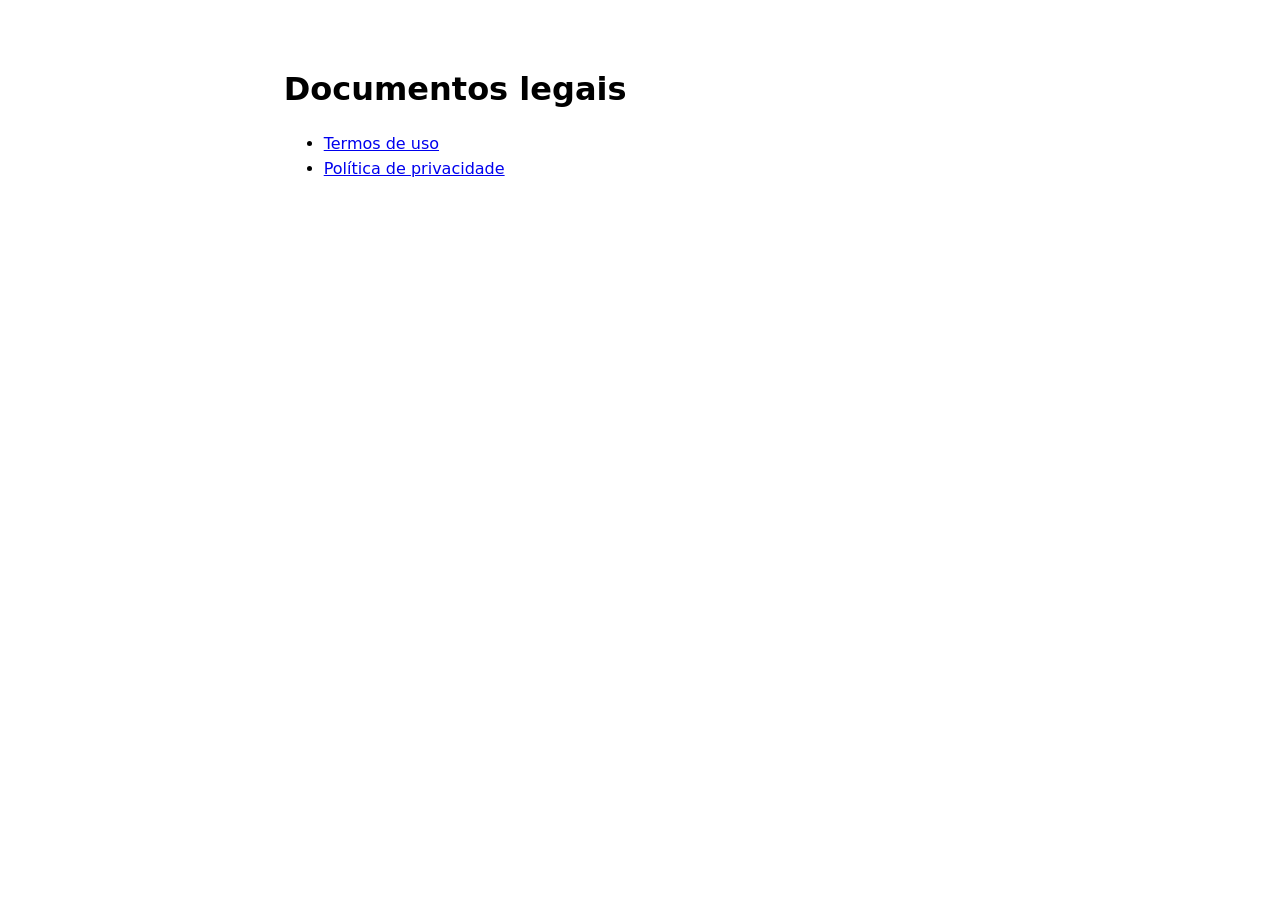
<file: index.html>
<!doctype html>
<html lang="pt-BR">
<head>
  <meta charset="utf-8">
  <meta name="viewport" content="width=device-width, initial-scale=1">
  <title>Documentos legais</title>
  <link rel="stylesheet" href="estilo.css">
</head>
<body>
  <main>
    <h1>Documentos legais</h1>
    <ul>
      <li><a href="termos/">Termos de uso</a></li>
      <li><a href="privacidade/">Política de privacidade</a></li>
    </ul>
  </main>
</body>
</html>
</file>
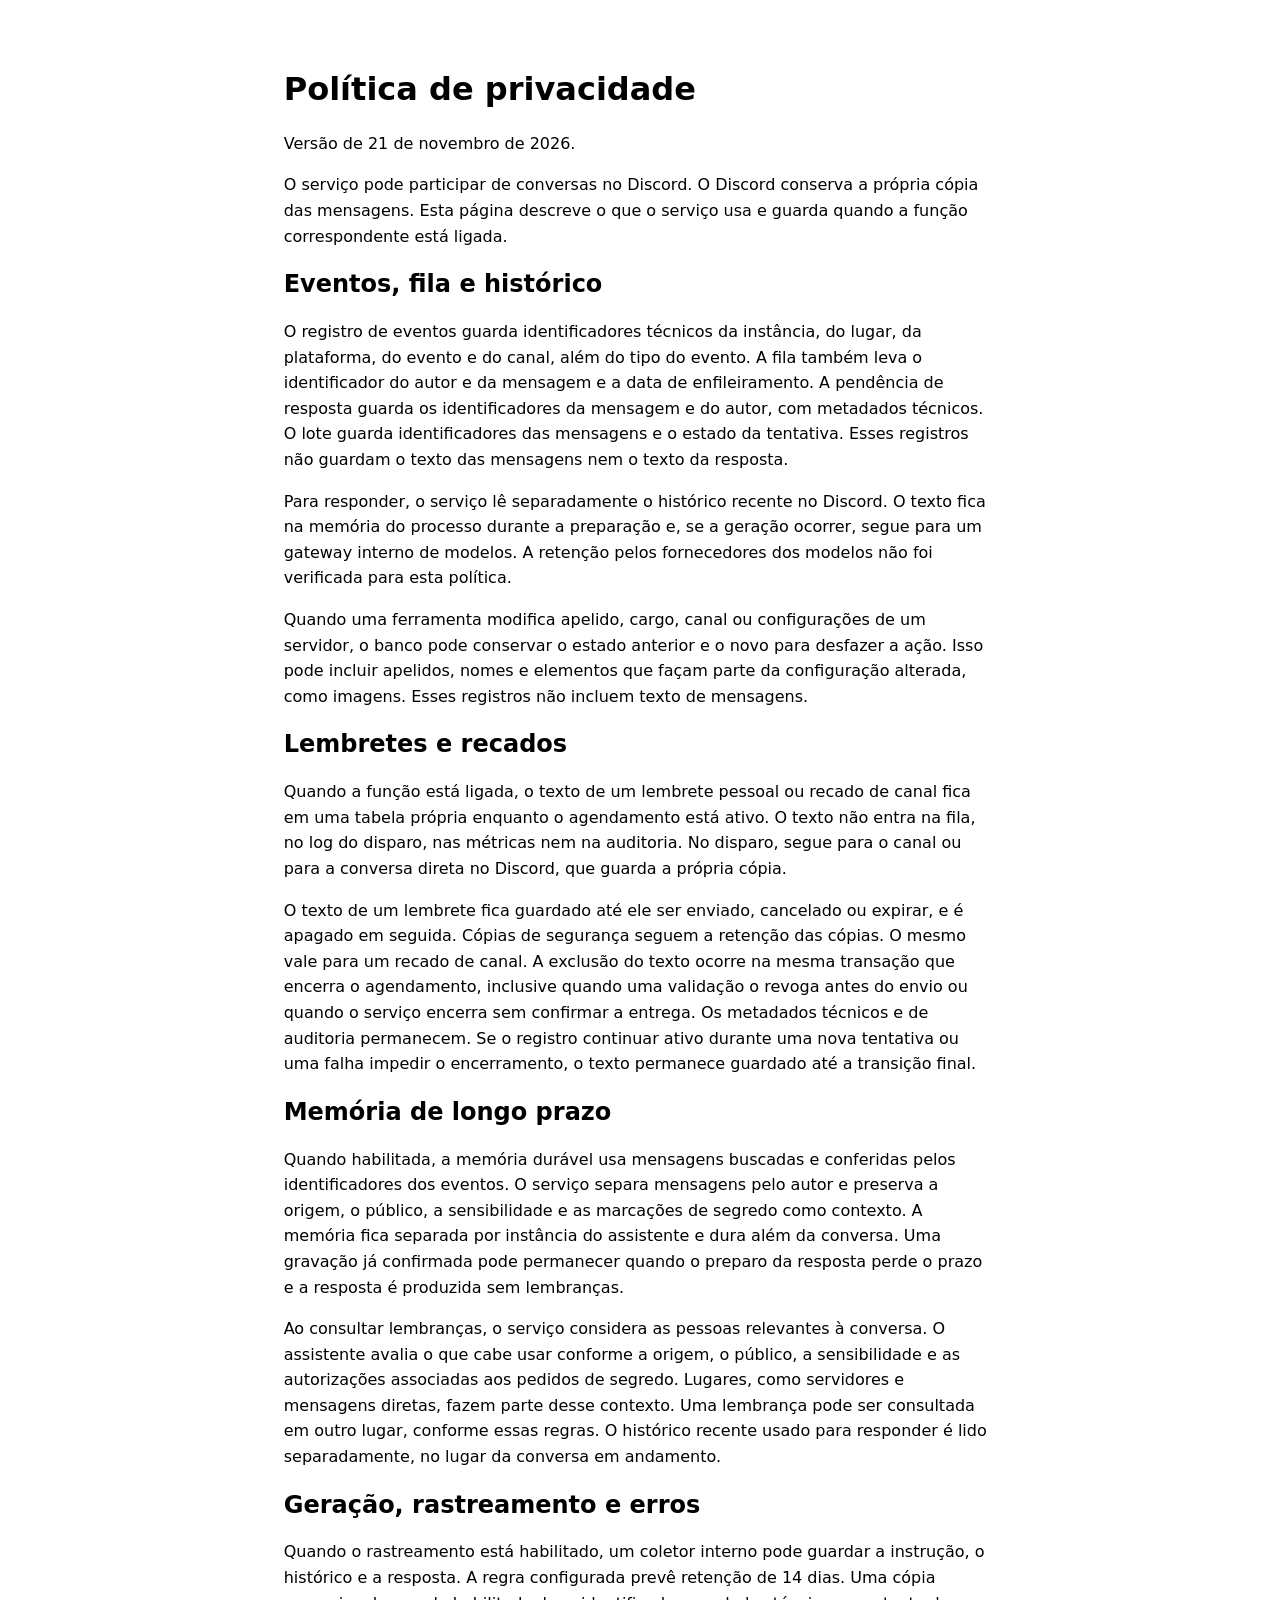
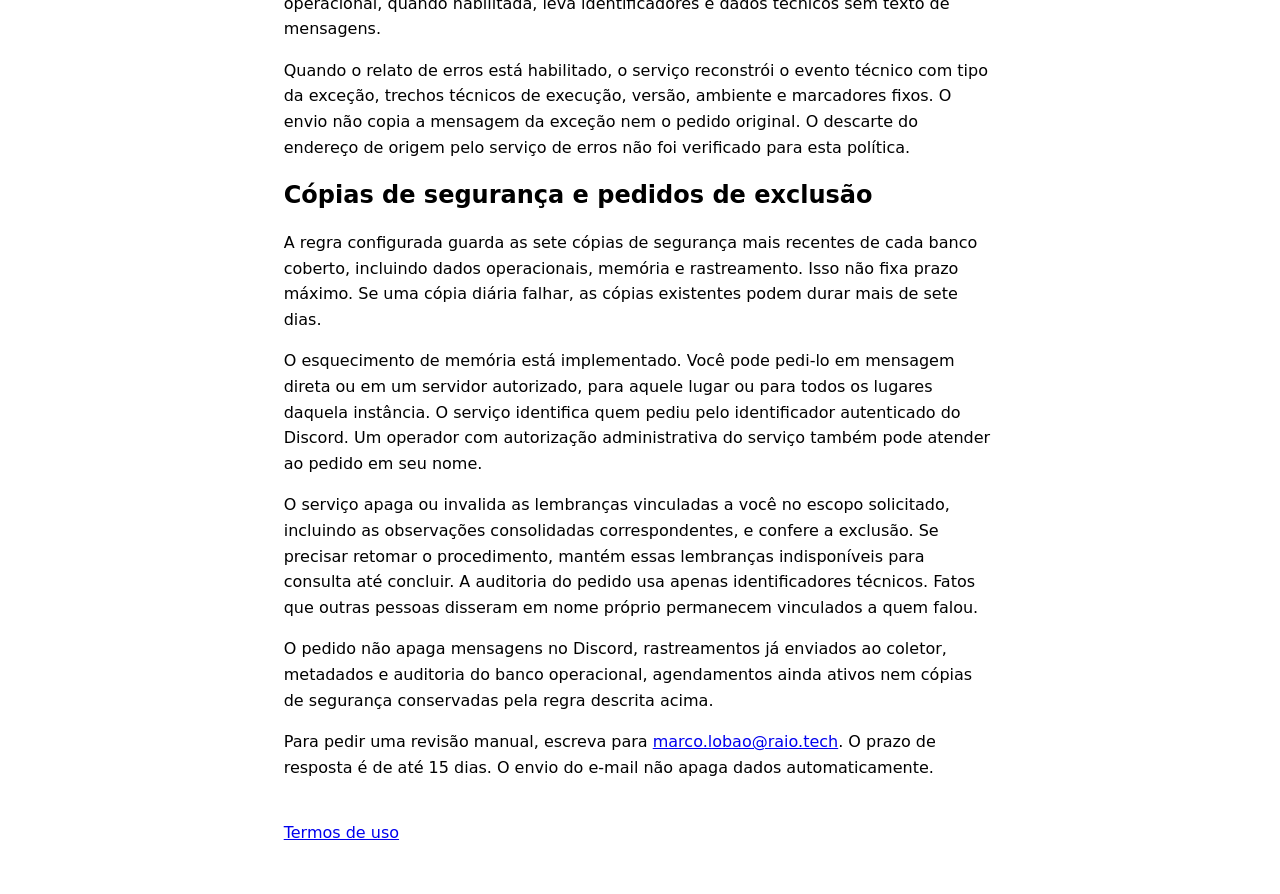
<file: privacidade/index.html>
<!doctype html>
<html lang="pt-BR">
<head>
  <meta charset="utf-8">
  <meta name="viewport" content="width=device-width, initial-scale=1">
  <title>Política de privacidade</title>
  <link rel="stylesheet" href="../estilo.css">
</head>
<body>
  <main>
    <h1>Política de privacidade</h1>
    <p>Versão de 21 de novembro de 2026.</p>

    <p>O serviço pode participar de conversas no Discord. O Discord conserva a própria cópia das mensagens. Esta página descreve o que o serviço usa e guarda quando a função correspondente está ligada.</p>

    <h2>Eventos, fila e histórico</h2>
    <p>O registro de eventos guarda identificadores técnicos da instância, do lugar, da plataforma, do evento e do canal, além do tipo do evento. A fila também leva o identificador do autor e da mensagem e a data de enfileiramento. A pendência de resposta guarda os identificadores da mensagem e do autor, com metadados técnicos. O lote guarda identificadores das mensagens e o estado da tentativa. Esses registros não guardam o texto das mensagens nem o texto da resposta.</p>

    <p>Para responder, o serviço lê separadamente o histórico recente no Discord. O texto fica na memória do processo durante a preparação e, se a geração ocorrer, segue para um gateway interno de modelos. A retenção pelos fornecedores dos modelos não foi verificada para esta política.</p>

    <p>Quando uma ferramenta modifica apelido, cargo, canal ou configurações de um servidor, o banco pode conservar o estado anterior e o novo para desfazer a ação. Isso pode incluir apelidos, nomes e elementos que façam parte da configuração alterada, como imagens. Esses registros não incluem texto de mensagens.</p>

    <h2>Lembretes e recados</h2>
    <p>Quando a função está ligada, o texto de um lembrete pessoal ou recado de canal fica em uma tabela própria enquanto o agendamento está ativo. O texto não entra na fila, no log do disparo, nas métricas nem na auditoria. No disparo, segue para o canal ou para a conversa direta no Discord, que guarda a própria cópia.</p>

    <p>O texto de um lembrete fica guardado até ele ser enviado, cancelado ou expirar, e é apagado em seguida. Cópias de segurança seguem a retenção das cópias. O mesmo vale para um recado de canal. A exclusão do texto ocorre na mesma transação que encerra o agendamento, inclusive quando uma validação o revoga antes do envio ou quando o serviço encerra sem confirmar a entrega. Os metadados técnicos e de auditoria permanecem. Se o registro continuar ativo durante uma nova tentativa ou uma falha impedir o encerramento, o texto permanece guardado até a transição final.</p>

    <h2>Memória de longo prazo</h2>
    <p>Quando habilitada, a memória durável usa mensagens buscadas e conferidas pelos identificadores dos eventos. O serviço separa mensagens pelo autor e preserva a origem, o público, a sensibilidade e as marcações de segredo como contexto. A memória fica separada por instância do assistente e dura além da conversa. Uma gravação já confirmada pode permanecer quando o preparo da resposta perde o prazo e a resposta é produzida sem lembranças.</p>

    <p>Ao consultar lembranças, o serviço considera as pessoas relevantes à conversa. O assistente avalia o que cabe usar conforme a origem, o público, a sensibilidade e as autorizações associadas aos pedidos de segredo. Lugares, como servidores e mensagens diretas, fazem parte desse contexto. Uma lembrança pode ser consultada em outro lugar, conforme essas regras. O histórico recente usado para responder é lido separadamente, no lugar da conversa em andamento.</p>

    <h2>Geração, rastreamento e erros</h2>
    <p>Quando o rastreamento está habilitado, um coletor interno pode guardar a instrução, o histórico e a resposta. A regra configurada prevê retenção de 14 dias. Uma cópia operacional, quando habilitada, leva identificadores e dados técnicos sem texto de mensagens.</p>

    <p>Quando o relato de erros está habilitado, o serviço reconstrói o evento técnico com tipo da exceção, trechos técnicos de execução, versão, ambiente e marcadores fixos. O envio não copia a mensagem da exceção nem o pedido original. O descarte do endereço de origem pelo serviço de erros não foi verificado para esta política.</p>

    <h2>Cópias de segurança e pedidos de exclusão</h2>
    <p>A regra configurada guarda as sete cópias de segurança mais recentes de cada banco coberto, incluindo dados operacionais, memória e rastreamento. Isso não fixa prazo máximo. Se uma cópia diária falhar, as cópias existentes podem durar mais de sete dias.</p>

    <p>O esquecimento de memória está implementado. Você pode pedi-lo em mensagem direta ou em um servidor autorizado, para aquele lugar ou para todos os lugares daquela instância. O serviço identifica quem pediu pelo identificador autenticado do Discord. Um operador com autorização administrativa do serviço também pode atender ao pedido em seu nome.</p>

    <p>O serviço apaga ou invalida as lembranças vinculadas a você no escopo solicitado, incluindo as observações consolidadas correspondentes, e confere a exclusão. Se precisar retomar o procedimento, mantém essas lembranças indisponíveis para consulta até concluir. A auditoria do pedido usa apenas identificadores técnicos. Fatos que outras pessoas disseram em nome próprio permanecem vinculados a quem falou.</p>

    <p>O pedido não apaga mensagens no Discord, rastreamentos já enviados ao coletor, metadados e auditoria do banco operacional, agendamentos ainda ativos nem cópias de segurança conservadas pela regra descrita acima.</p>

    <p>Para pedir uma revisão manual, escreva para <a href="mailto:marco.lobao@raio.tech">marco.lobao@raio.tech</a>. O prazo de resposta é de até 15 dias. O envio do e-mail não apaga dados automaticamente.</p>

    <footer><a href="../termos/">Termos de uso</a></footer>
  </main>
</body>
</html>
</file>
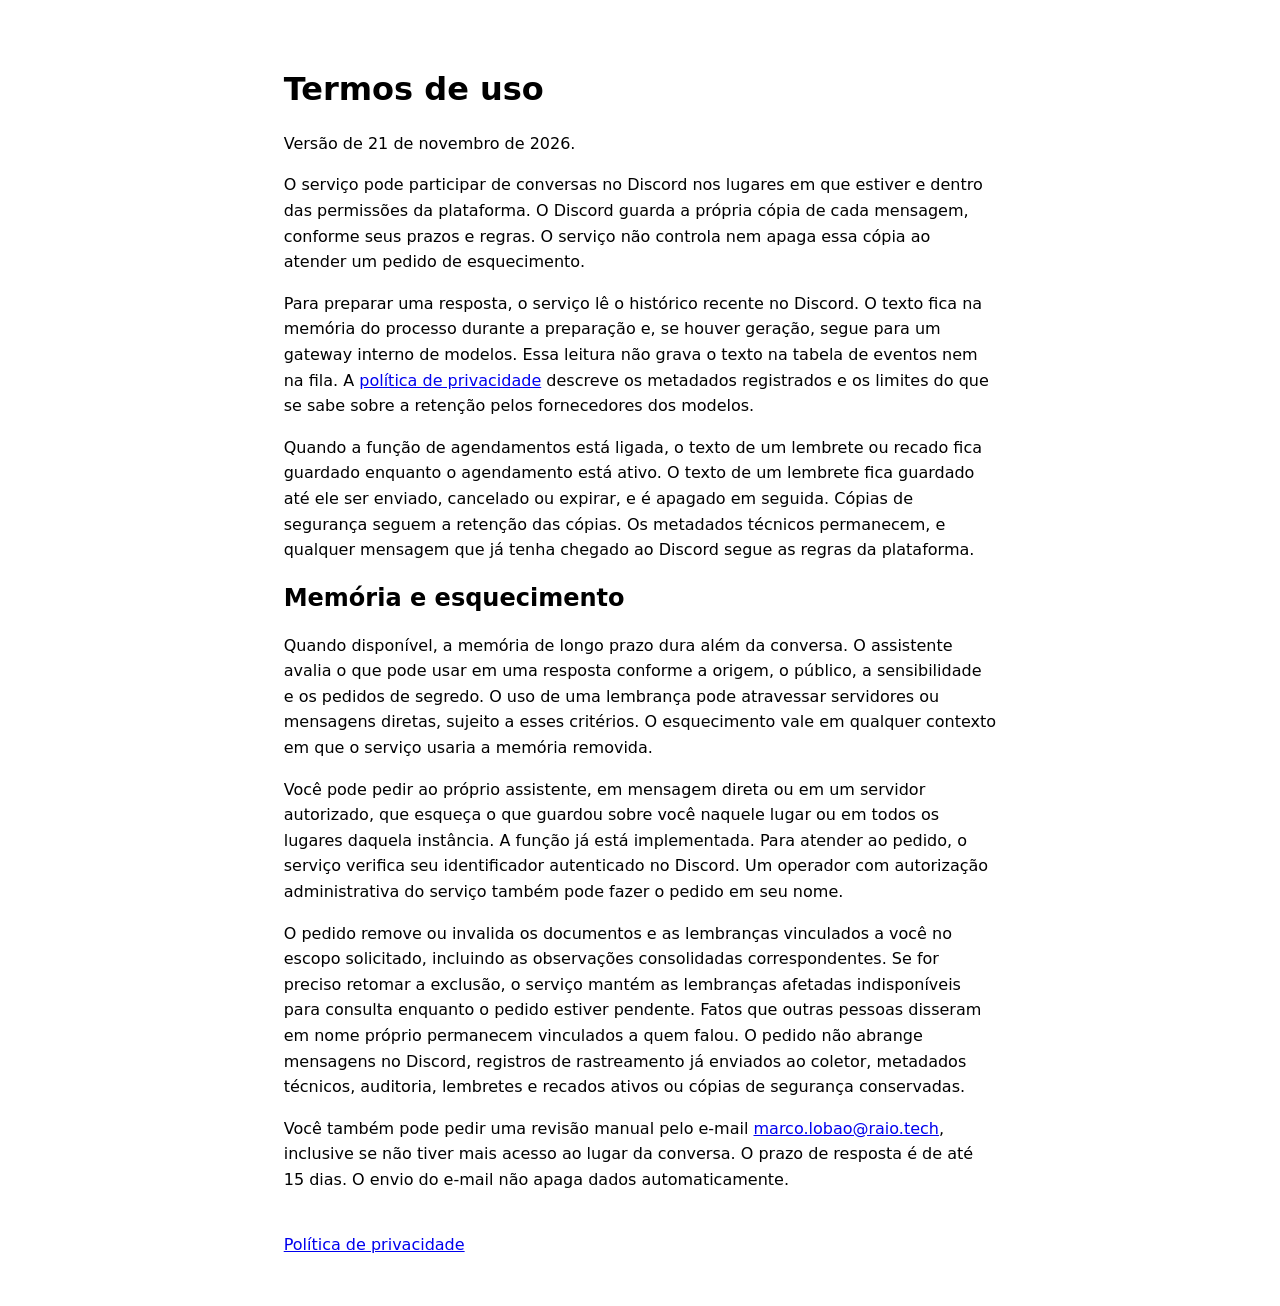
<file: termos/index.html>
<!doctype html>
<html lang="pt-BR">
<head>
  <meta charset="utf-8">
  <meta name="viewport" content="width=device-width, initial-scale=1">
  <title>Termos de uso</title>
  <link rel="stylesheet" href="../estilo.css">
</head>
<body>
  <main>
    <h1>Termos de uso</h1>
    <p>Versão de 21 de novembro de 2026.</p>

    <p>O serviço pode participar de conversas no Discord nos lugares em que estiver e dentro das permissões da plataforma. O Discord guarda a própria cópia de cada mensagem, conforme seus prazos e regras. O serviço não controla nem apaga essa cópia ao atender um pedido de esquecimento.</p>

    <p>Para preparar uma resposta, o serviço lê o histórico recente no Discord. O texto fica na memória do processo durante a preparação e, se houver geração, segue para um gateway interno de modelos. Essa leitura não grava o texto na tabela de eventos nem na fila. A <a href="../privacidade/">política de privacidade</a> descreve os metadados registrados e os limites do que se sabe sobre a retenção pelos fornecedores dos modelos.</p>

    <p>Quando a função de agendamentos está ligada, o texto de um lembrete ou recado fica guardado enquanto o agendamento está ativo. O texto de um lembrete fica guardado até ele ser enviado, cancelado ou expirar, e é apagado em seguida. Cópias de segurança seguem a retenção das cópias. Os metadados técnicos permanecem, e qualquer mensagem que já tenha chegado ao Discord segue as regras da plataforma.</p>

    <h2>Memória e esquecimento</h2>
    <p>Quando disponível, a memória de longo prazo dura além da conversa. O assistente avalia o que pode usar em uma resposta conforme a origem, o público, a sensibilidade e os pedidos de segredo. O uso de uma lembrança pode atravessar servidores ou mensagens diretas, sujeito a esses critérios. O esquecimento vale em qualquer contexto em que o serviço usaria a memória removida.</p>

    <p>Você pode pedir ao próprio assistente, em mensagem direta ou em um servidor autorizado, que esqueça o que guardou sobre você naquele lugar ou em todos os lugares daquela instância. A função já está implementada. Para atender ao pedido, o serviço verifica seu identificador autenticado no Discord. Um operador com autorização administrativa do serviço também pode fazer o pedido em seu nome.</p>

    <p>O pedido remove ou invalida os documentos e as lembranças vinculados a você no escopo solicitado, incluindo as observações consolidadas correspondentes. Se for preciso retomar a exclusão, o serviço mantém as lembranças afetadas indisponíveis para consulta enquanto o pedido estiver pendente. Fatos que outras pessoas disseram em nome próprio permanecem vinculados a quem falou. O pedido não abrange mensagens no Discord, registros de rastreamento já enviados ao coletor, metadados técnicos, auditoria, lembretes e recados ativos ou cópias de segurança conservadas.</p>

    <p>Você também pode pedir uma revisão manual pelo e-mail <a href="mailto:marco.lobao@raio.tech">marco.lobao@raio.tech</a>, inclusive se não tiver mais acesso ao lugar da conversa. O prazo de resposta é de até 15 dias. O envio do e-mail não apaga dados automaticamente.</p>

    <footer><a href="../privacidade/">Política de privacidade</a></footer>
  </main>
</body>
</html>
</file>
<file: estilo.css>
:root {
  color-scheme: light dark;
  font-family: system-ui, sans-serif;
  line-height: 1.6;
}

body {
  margin: 0;
  padding: 3rem 1.25rem;
}

main {
  max-width: 70ch;
  margin-inline: auto;
}

h1, h2 {
  line-height: 1.25;
}

footer {
  margin-top: 2.5rem;
}
</file>
